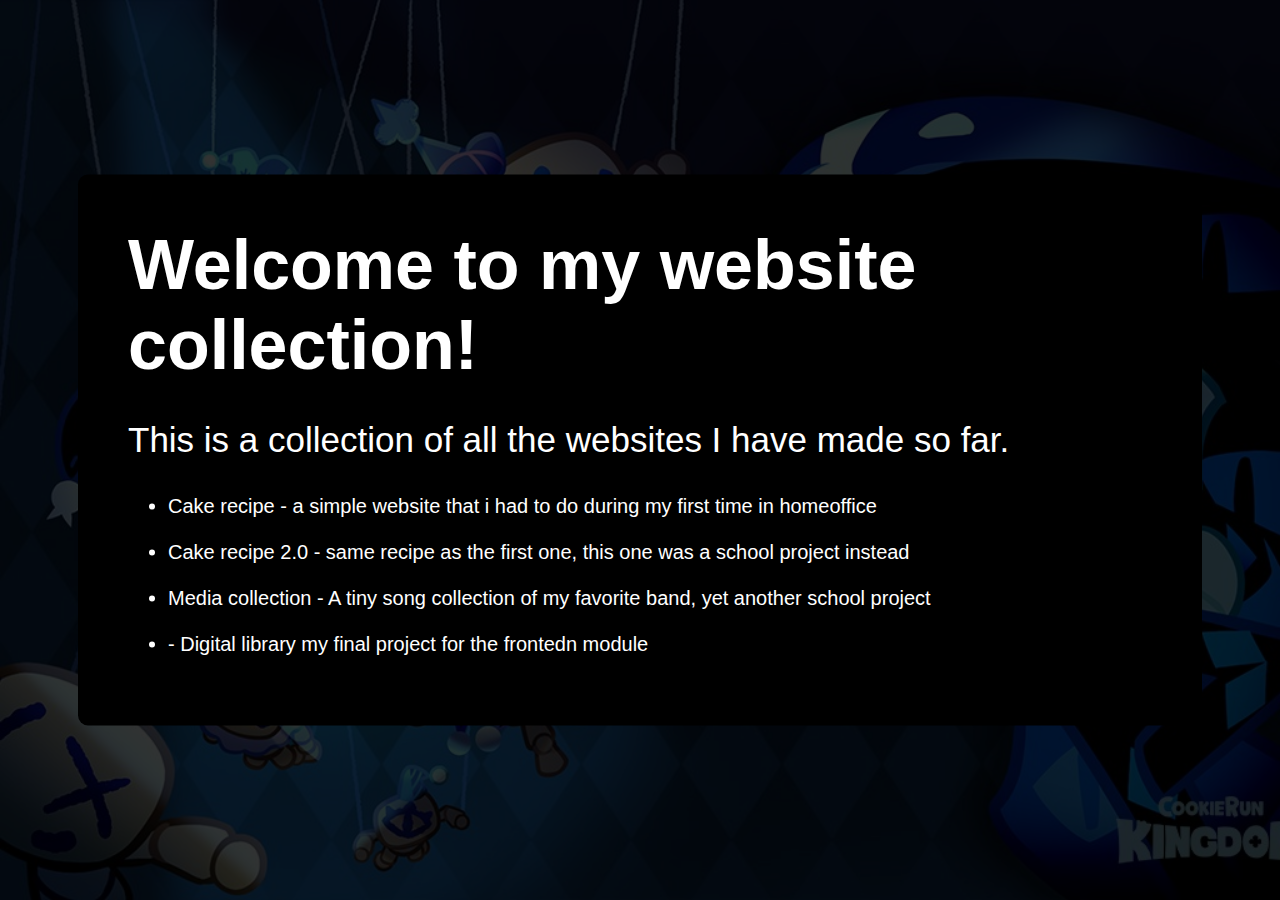
<file: index.html>
<!DOCTYPE html>
<html lang="en">
<head>
    <meta charset="UTF-8">
    <meta name="viewport" content="width=device-width, initial-scale=1.0">
    <title>My websites!</title>
    <link rel="stylesheet" href="stylesheet.css">
</head>
<body>
    <div class="background-wrapper"></div>
    <div class="content">
        <h1 class="title" id="title">Welcome to my website collection!</h1>
        <p class="intro" id="intro">This is a collection of all the websites I have made so far.</p>
        <ul class="websiteList" id=""websiteList>
            <li><a href="cake_recipe/">Cake recipe</a> - a simple website that i had to do during my first time in homeoffice</li><br>
            <li><a href="aufgabe1_rezept_Website/">Cake recipe 2.0</a> - same recipe as the first one, this one was a school project instead</li><br>
            <li><a href="aufgabe2_medienbibliothek/">Media collection</a> - A tiny song collection of my favorite band, yet another school project</li><br>
            <li><a href="frontendModul_Final/library_project/html/homepage.html"> - Digital library</a> my final project for the frontedn module</li>
        </ul>
    </div>
</body>
</html>
</file>
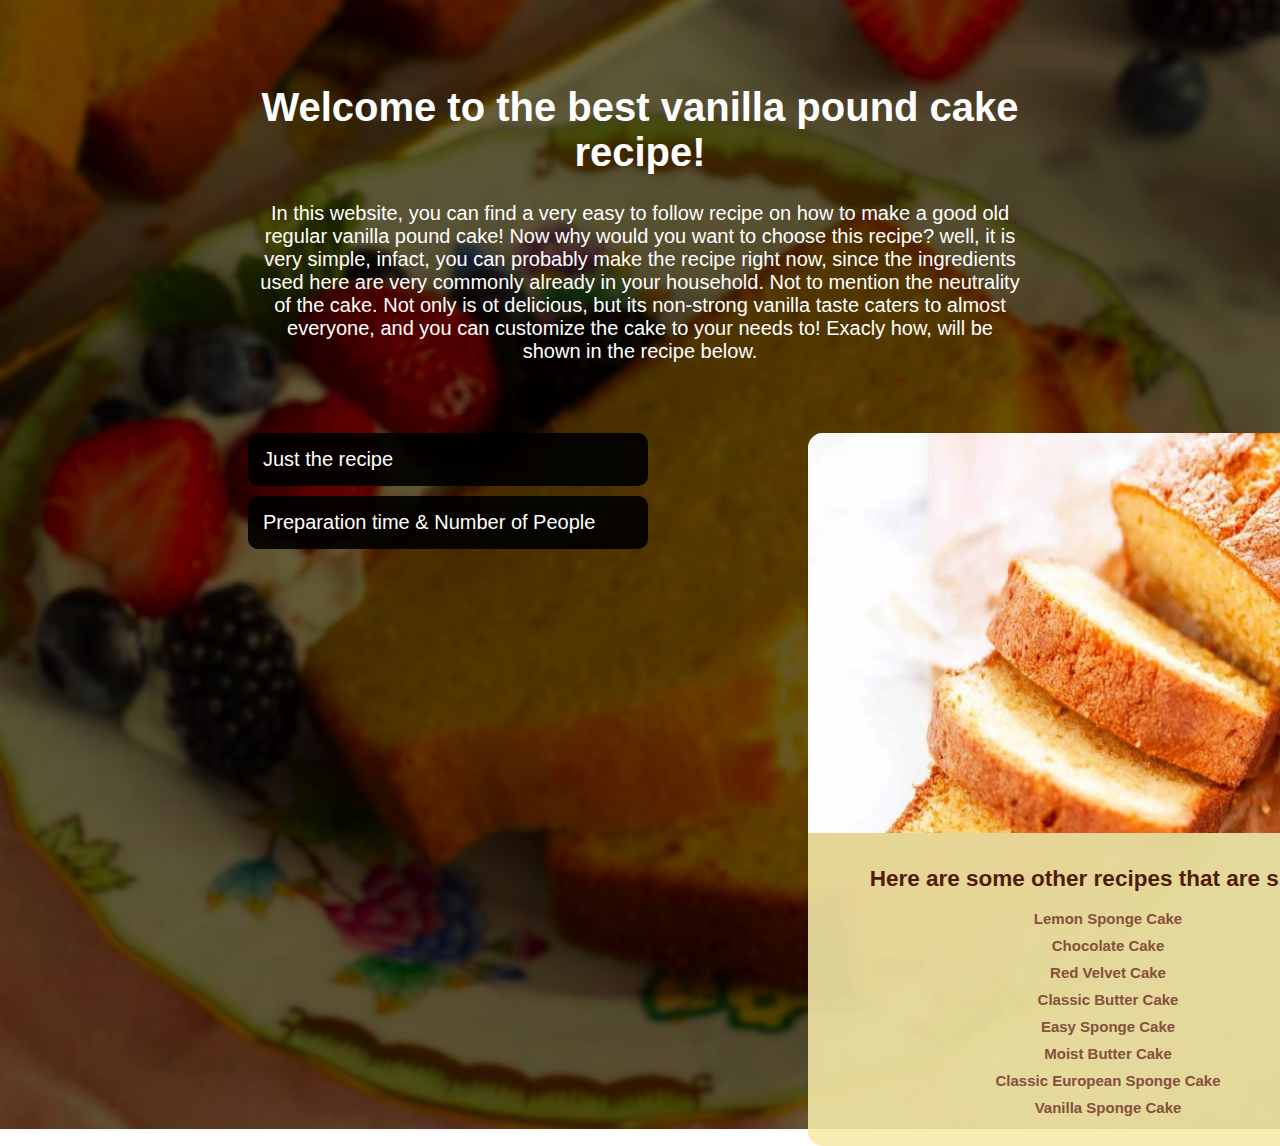
<file: aufgabe1_rezept_Website/recipe.html>
<!DOCTYPE html>
<html lang="en">
<head>
    <meta charset="UTF-8">
    <meta name="viewport" content="width=device-width, initial-scale=1.0">
    <title>Best cake</title>
    <link rel="stylesheet" href="css/style.css">
    <link rel="icon" href="img/cake.png">
</head>
<body>
    
<!--
    Rezept:
    - 125g butter -> 
    stir until peaks form
    - 3 eggs
    - 125g sugar
    - a pinch of salt -> 
    add and stir until mix becomes light
    - 1/2 tablespoon vanilla sugar
    - 1.5dl milk -> 
    add and mix
    - 150g flour
    - 1 tablespoon bakingpowder ->
    add and stir, then oure mix into prepareed cake form

    optional:
    - chocolate chips
    - almond slices

    preparation time: 20-30 minutes
    baking time: 25-30 minutes
-->

<div class="intro-heading">
    <h1>Welcome to the best vanilla pound cake recipe!</h1>
    <p>In this website, you can find a very easy to follow recipe on how to make
        a good old regular vanilla pound cake! Now why would you want to choose this recipe?
        well, it is very simple, infact, you can probably make the recipe right now, since the
        ingredients used here are very commonly already in your household. Not to mention the neutrality of the cake.
        Not only is ot delicious, but its non-strong vanilla taste caters to almost everyone, 
        and you can customize the cake to your needs to! Exacly how, will be shown in the recipe below.
    </p>
</div>

<div class="container-infos">
    <div class="recipe-content">
        <button type="button" class="collapsible">Just the recipe</button>
        <div class="content">
            <p>Step one:</p>
            <ul>
                <li><span style="color: rgb(255, 162, 0);">125g</span> Butter</li>
                <li>stir until peaks form</li>
            </ul> 
            <p>Step Two:</p>
            <ul>
                <li><span style="color: rgb(255, 162, 0);">3</span> eggs</li>
                <li><span style="color: rgb(255, 162, 0);">125g</span> sugar</li>
                <li><span style="color: rgb(255, 162, 0);">A pinch</span> of salt</li>
                <li>Add and stir until the mixture becomes light</li>
            </ul>
            <p>Step Three:</p>
            <ul>
                <li><span style="color: rgb(255, 162, 0);">1/2 tablespoon</span> vanilla sugar</li>
                <li><span style="color: rgb(255, 162, 0);">1.5dl</span> milk</li>
                <li>Add and mix</li>
            </ul>
            <p>Step Four:</p>
            <ul>
                <li><span style="color: rgb(255, 162, 0);">150g</span> flour</li>
                <li><span style="color: rgb(255, 162, 0);">1 tablespoon</span> bakingpowder</li>
                <li>Add and stir, then pour the mix into a prepared cake form</li>
            </ul>
            <p>Step five:</p>
            <ul>
                <li>Put the mix in the oven, bake it at <span style="color: rgb(242, 0, 255);">180°</span></li>
                <li>Wait <span style="color: rgb(164, 230, 72);">20-30 Minutes</span>, check on the cake regularly</li>
            </ul>
            <p>Optional additions:</p>
            <ul>
                <li>Chocolate chips</li>
                <li>Almond slices</li>
            </ul>
        </div>
        <button type="button" class="collapsible-2">Preparation time & Number of People</button>
        <div class="content-2">
           <p>Preparation Time in full: about <b>1 hour</b></p>
           <ul>
            <li>Preparing the mix: <span style="color: rgb(164, 230, 72);"><b>20 - 30 min</b></span></li>
            <li>Baking the cake: <span style="color: rgb(164, 230, 72);"><b>20 - 30 min</b></span></li>
           </ul>
           <p>The cake is made for around <b>4 people</b></p>
        </div>
    </div>
    <div class="other-recipes">
        <img class="cakepic1-image" src="img/cakepic1.png" alt="Vanilla pound cake">
        <h2 class="other-recipes-header">Here are some other recipes that are similar!</h2>
        <ul>
            <li><a href="https://www.bbcgoodfood.com/recipes/lemon-drizzle-cake">Lemon Sponge Cake</a></li>
            <li><a href="https://www.bbcgoodfood.com/recipes/chocolate-cake">Chocolate Cake</a></li>
            <li><a href="https://www.bbcgoodfood.com/recipes/red-velvet-cake">Red Velvet Cake</a></li>
            <li><a href="https://www.allrecipes.com/recipe/7460/butter-cake/">Classic Butter Cake</a></li>
            <li><a href="https://natashaskitchen.com/easy-sponge-cake-genoise/">Easy Sponge Cake</a></li>
            <li><a href="https://cakesbymk.com/recipe/classic-butter-cake/">Moist Butter Cake</a></li>
            <li><a href="https://www.allrecipes.com/recipe/246765/moms-sponge-cake/">Classic European Sponge Cake</a></li>
            <li><a href="https://www.thedinnerbite.com/easy-vanilla-sponge-cake-recipe/">Vanilla Sponge Cake</a></li>
        </ul>
    </div>
</div>



<script src="js/collaps.js"></script>
</body>
</html>
</file>
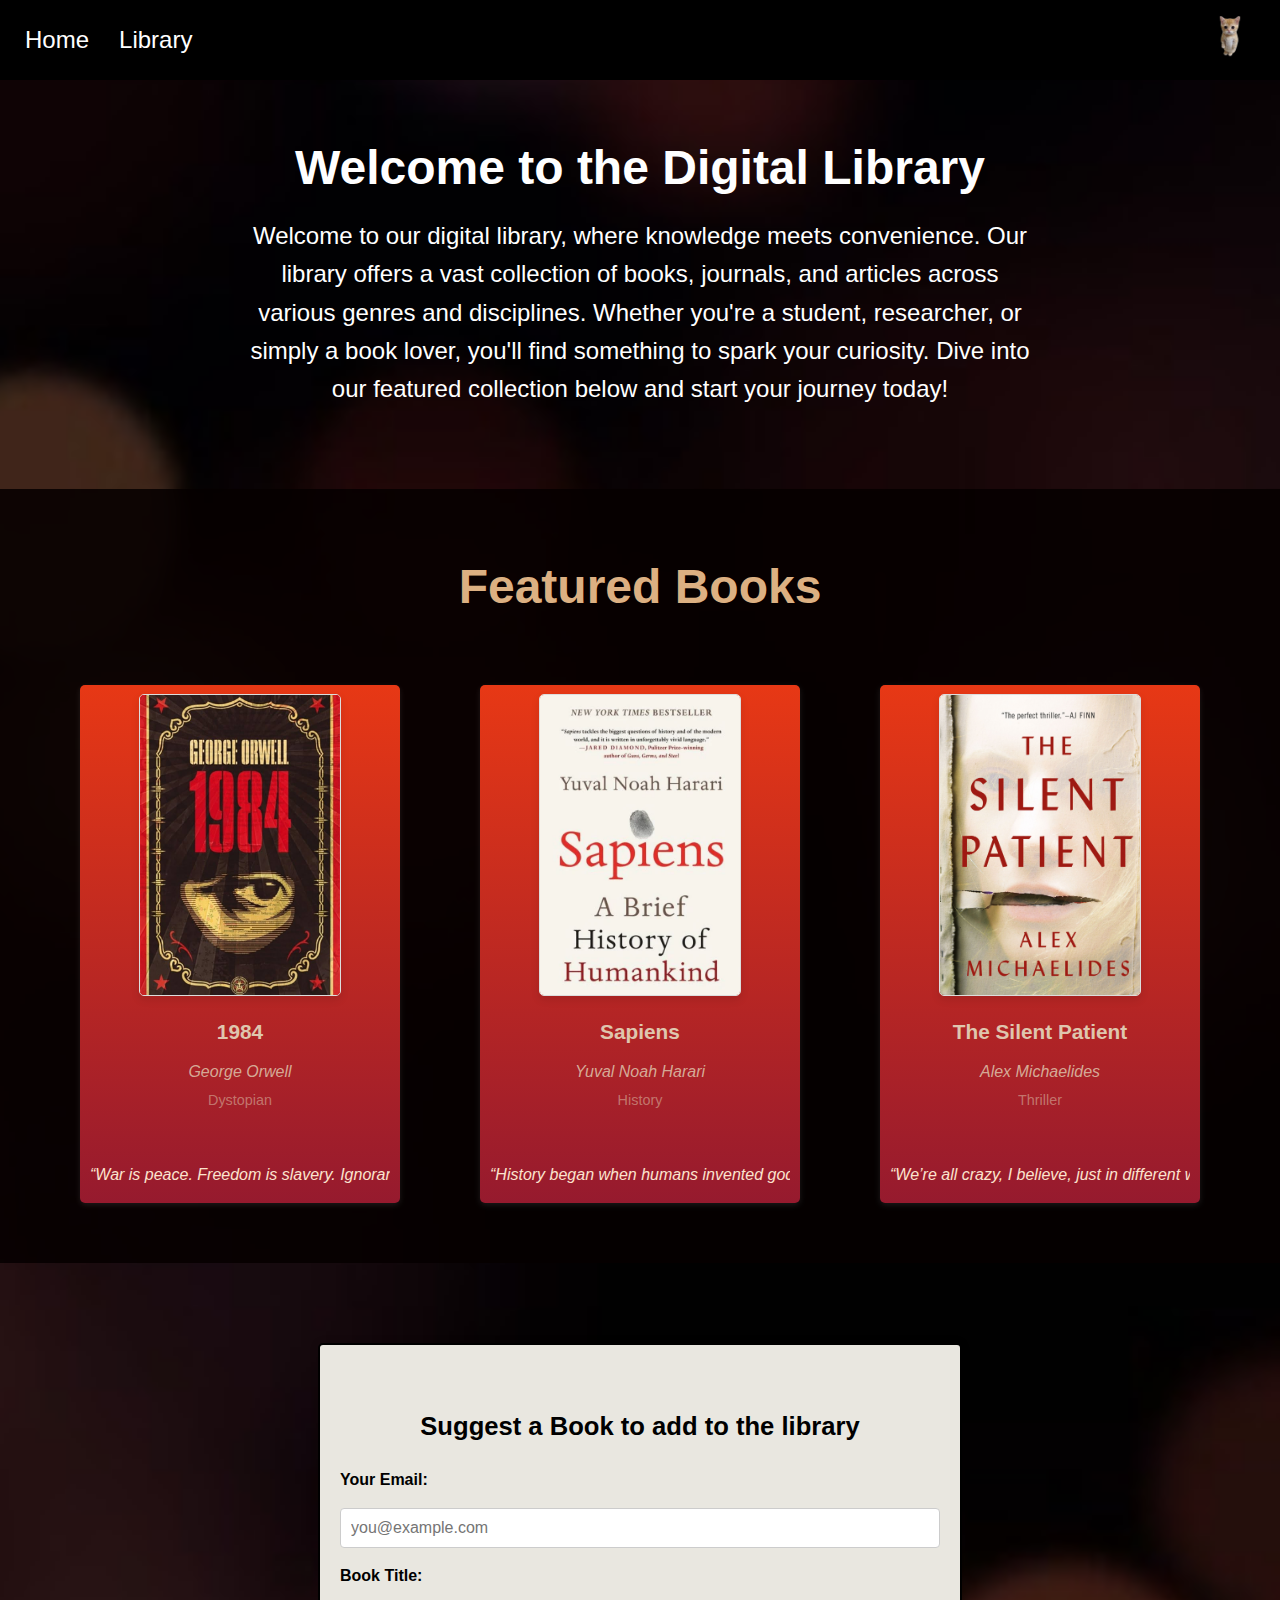
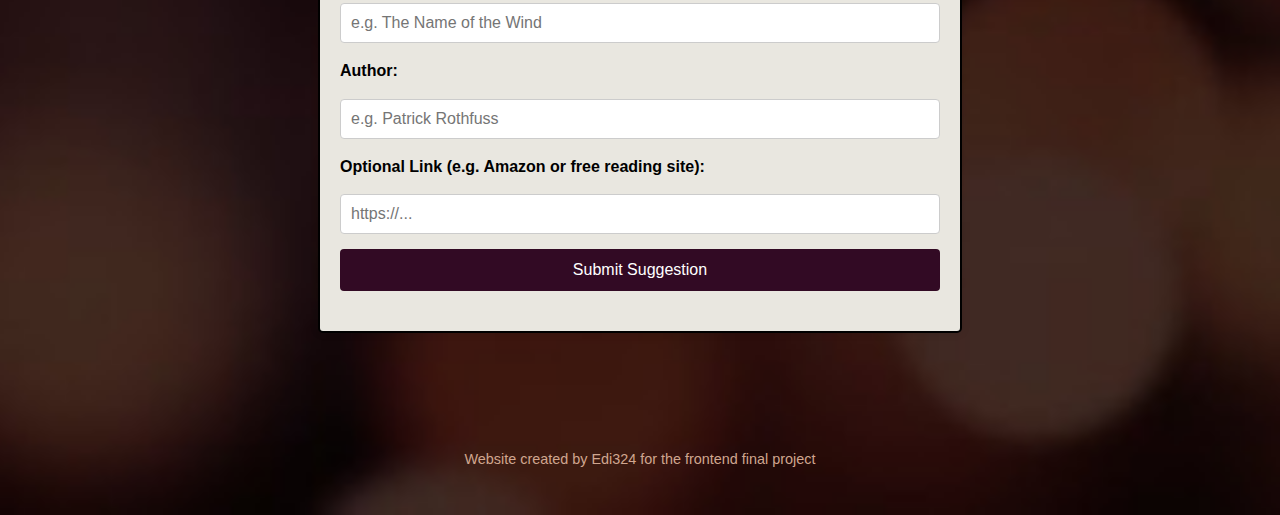
<file: frontendModul_Final/library_project/html/homepage.html>
<!DOCTYPE html>
<html lang="en">
<head>
    <meta charset="UTF-8">
    <meta name="viewport" content="width=device-width, initial-scale=1.0">
    <title>Simple Digital Library</title>
    <link rel="stylesheet" href="../css/homepage.css" />
    <link rel="stylesheet" href="https://cdnjs.cloudflare.com/ajax/libs/font-awesome/6.0.0/css/all.min.css" />
</head>
<body>
    <nav>
        <div class="nav-links">
          <a href="#">Home</a>
          <a href="library.html">Library</a>
        </div>
        <div class="nav-logo">
          <img src="../images/kitty.png" alt="Site Logo" id="logoClick">
        </div>
      </nav>

    <!-- Intro -->
    <section class="intro">
        <h1>Welcome to the Digital Library</h1>
        <p>
            Welcome to our digital library, where knowledge meets convenience. 
            Our library offers a vast collection of books, journals, and articles 
            across various genres and disciplines. Whether you're a student, researcher, 
            or simply a book lover, you'll find something to spark your curiosity. 
            Dive into our featured collection below and start your journey today!
        </p>
    </section>


    <!-- Featured Books -->
    <section class="featured-books">
    <h2 class="featured-title">Featured Books</h2>
    <div class="book-list">
        <!-- Featured Book 1 -->
        <a href="https://archive.org/details/GeorgeOrwells1984" target="_blank" class="book-card">
          <div class="book-cover">
            <img src="../images/1984.png" alt="1984 Cover">
          </div>
          <div class="book-info">
            <h3>1984</h3>
            <p class="author">George Orwell</p>
            <p class="genre">Dystopian</p>
          </div>

            <!-- Scrolling Quote Banner -->
        <div class="book-quote-marquee">
            <span>
                “War is peace. Freedom is slavery. Ignorance is strength.” &nbsp;&nbsp;&nbsp;&nbsp;
                “Big Brother is Watching You.” &nbsp;&nbsp;&nbsp;&nbsp;
                “If you want a picture of the future, imagine a boot stamping on a human face- forever.” &nbsp;&nbsp;&nbsp;&nbsp;

                “War is peace. Freedom is slavery. Ignorance is strength.” &nbsp;&nbsp;&nbsp;&nbsp;
                “Big Brother is Watching You.” &nbsp;&nbsp;&nbsp;&nbsp;
                “If you want a picture of the future, imagine a boot stamping on a human face- forever.”
                
              </span>
        </div>
        </a>
      
        <!-- Featured Book 2 -->
        <a href="https://archive.org/details/sapiens_202112" target="_blank" class="book-card">
          <div class="book-cover">
            <img src="../images/sapiens.png" alt="Sapiens Cover">
          </div>
          <div class="book-info">
            <h3>Sapiens</h3>
            <p class="author">Yuval Noah Harari</p>
            <p class="genre">History</p>
          </div>

          <div class="book-quote-marquee">
            <span>
                “History began when humans invented gods, and will end when humans become gods.” &nbsp;&nbsp;&nbsp;&nbsp;
                “You could never convince a monkey to give you a banana by promising him limitless bananas after death in monkey heaven.” &nbsp;&nbsp;&nbsp;&nbsp;
                “Culture tends to argue that it forbids only that which is unnatural.” &nbsp;&nbsp;&nbsp;&nbsp;

                “History began when humans invented gods, and will end when humans become gods.” &nbsp;&nbsp;&nbsp;&nbsp;
                “You could never convince a monkey to give you a banana by promising him limitless bananas after death in monkey heaven.” &nbsp;&nbsp;&nbsp;&nbsp;
                “Culture tends to argue that it forbids only that which is unnatural.”
                
              </span>
        </div>
        </a>
      
        <!-- Featured Book 3 -->
        <a href="https://novel122.com/246411-the-silent-patient.html" target="_blank" class="book-card">
          <div class="book-cover">
            <img src="../images/patient.png" alt="The Silent Patient Cover">
          </div>
          <div class="book-info">
            <h3>The Silent Patient</h3>
            <p class="author">Alex Michaelides</p>
            <p class="genre">Thriller</p>
          </div>

          <div class="book-quote-marquee">
            <span>
                “We’re all crazy, I believe, just in different ways.” &nbsp;&nbsp;&nbsp;&nbsp;
                “Alicia Berenson was thirty-three years old when she killed her husband.” &nbsp;&nbsp;&nbsp;&nbsp;
                “Sometimes it's only in silence that we can truly hear.” &nbsp;&nbsp;&nbsp;&nbsp;

                “We’re all crazy, I believe, just in different ways.” &nbsp;&nbsp;&nbsp;&nbsp;
                “Alicia Berenson was thirty-three years old when she killed her husband.” &nbsp;&nbsp;&nbsp;&nbsp;
                “Sometimes it's only in silence that we can truly hear.”

              </span>
        </div>
        </a>
      </div>
      

    </section>



    <section class="suggest-book">
        <h2>Suggest a Book to add to the library</h2>
        <form action="https://formsubmit.co/sylejmaniediona@gmail.com" method="POST">
          <label for="email">Your Email:</label>
          <input type="email" name="email" id="email" required placeholder="you@example.com" />
      
          <label for="title">Book Title:</label>
          <input type="text" name="title" id="title" required placeholder="e.g. The Name of the Wind" />
      
          <label for="author">Author:</label>
          <input type="text" name="author" id="author" required placeholder="e.g. Patrick Rothfuss" />
      
          <label for="link">Optional Link (e.g. Amazon or free reading site):</label>
          <input type="url" name="link" id="link" placeholder="https://..." />
      
          <button type="submit">Submit Suggestion</button>
        </form>
      </section>
      



      <footer class="site-footer">
        <p>Website created by Edi324 for the frontend final project</p>
      </footer>

      <script src="../javaScript/homepage.js"></script>
</body>
</html>
</file>
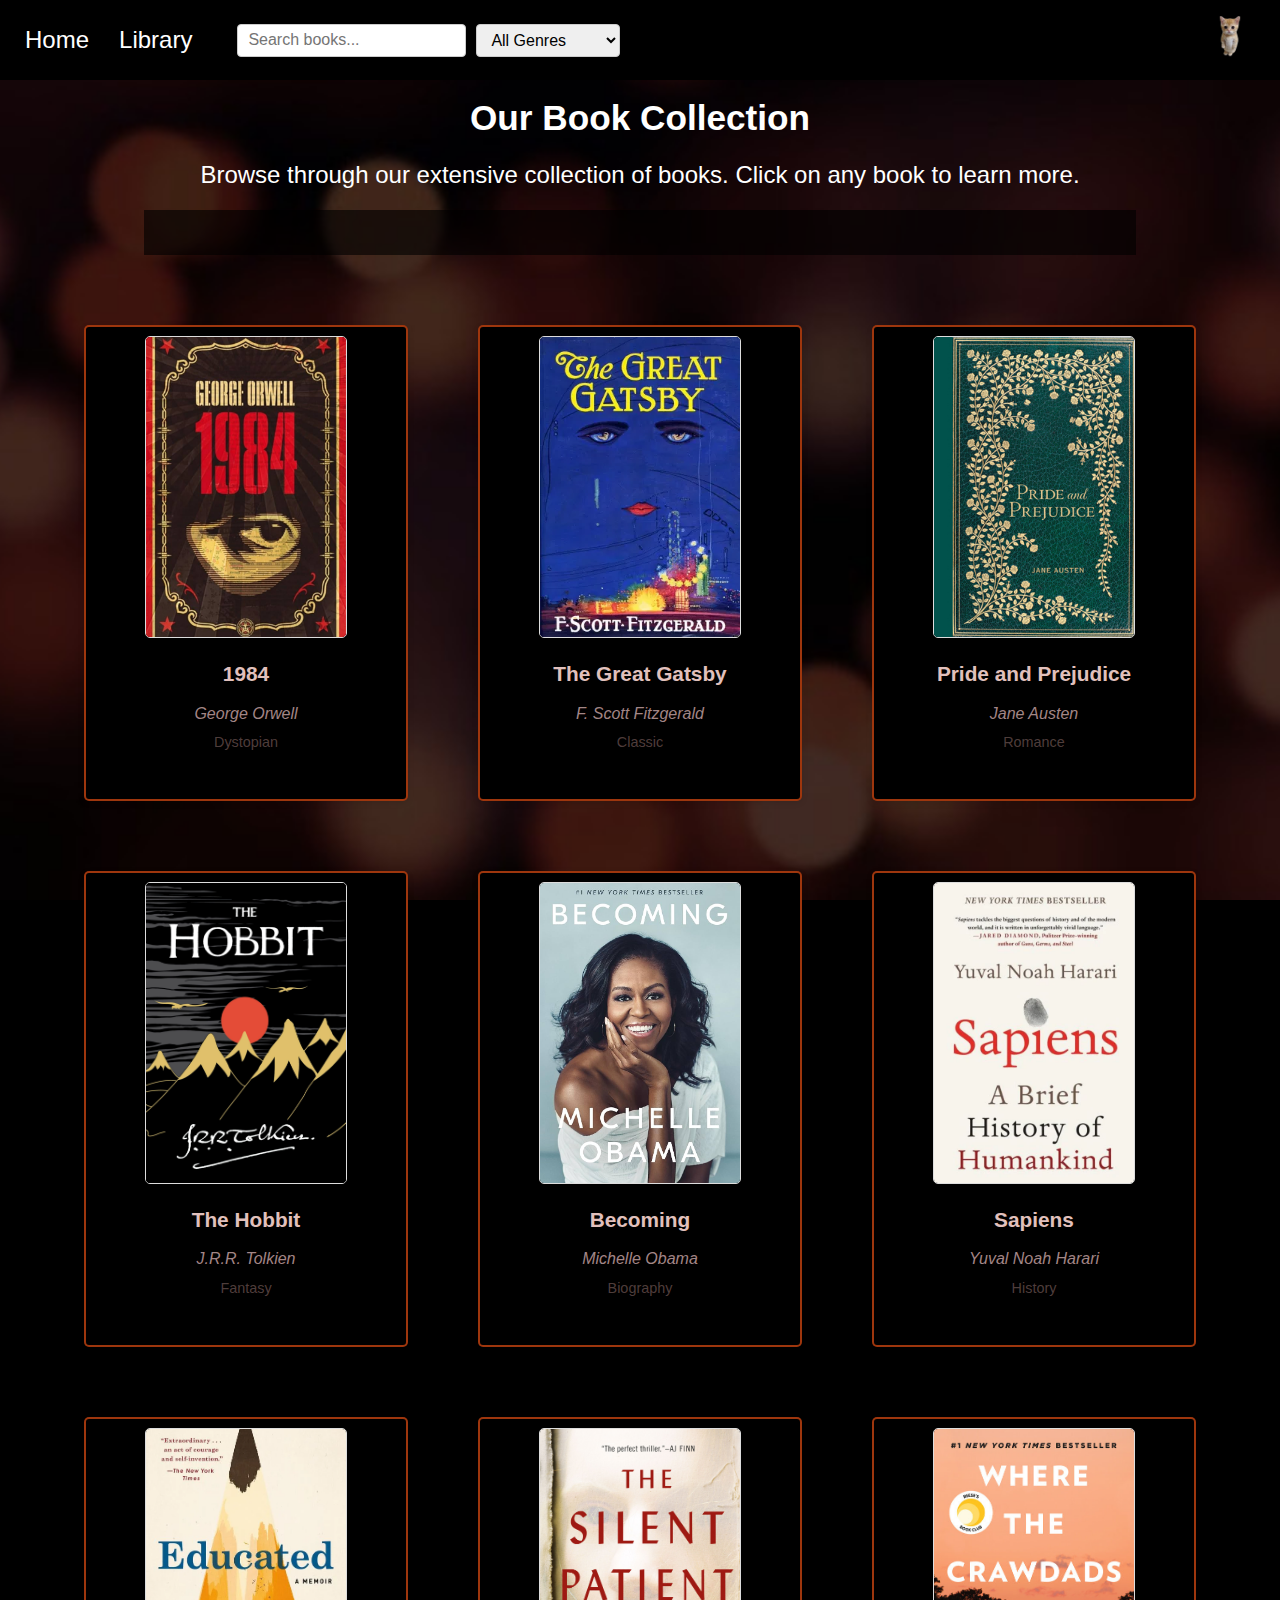
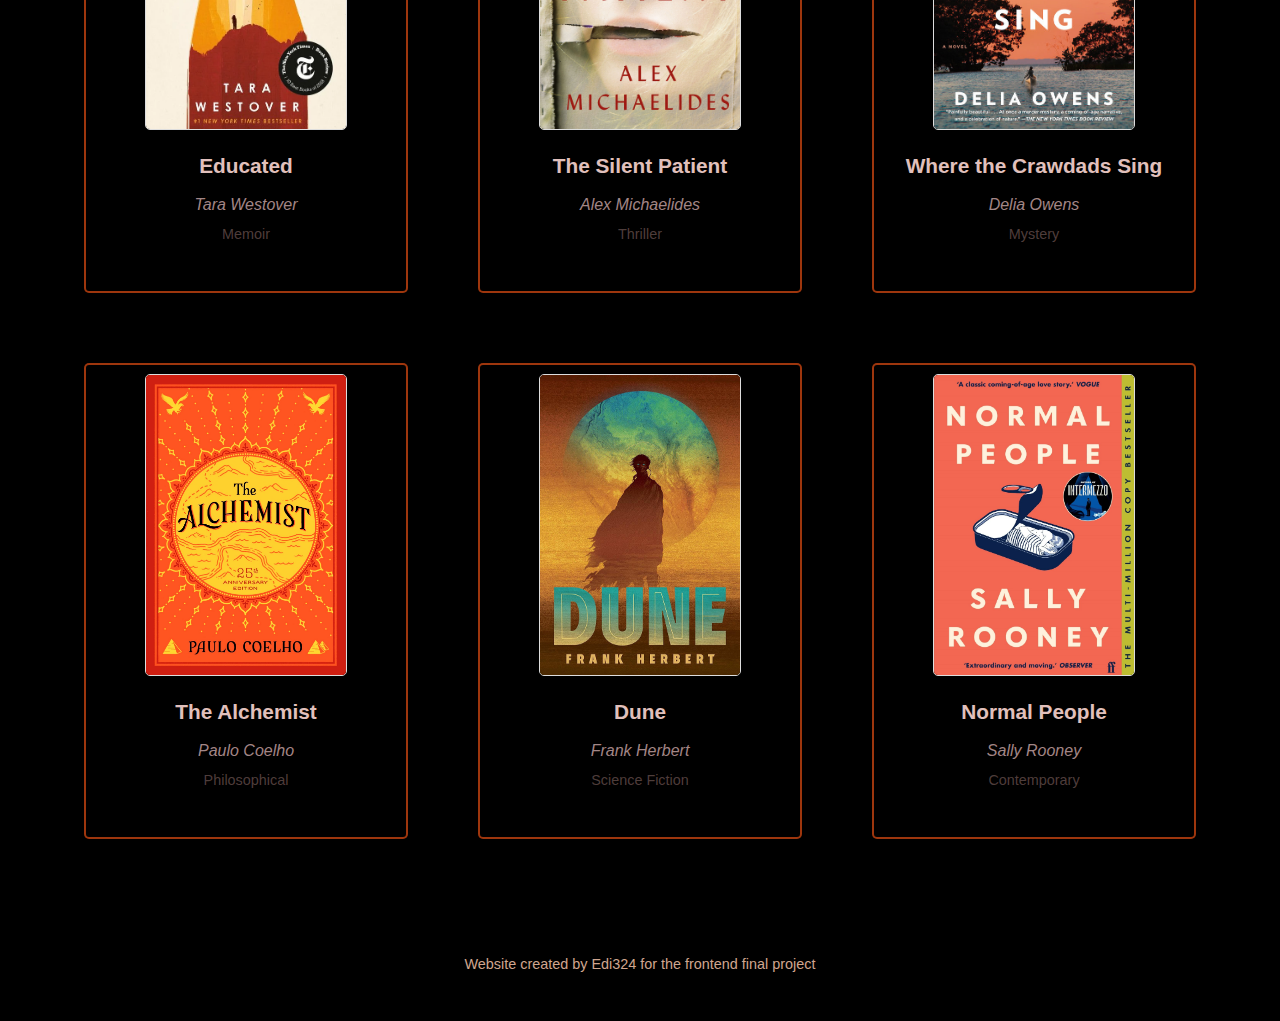
<file: frontendModul_Final/library_project/html/library.html>
<!DOCTYPE html>
<html lang="en">
<head>
  <meta charset="UTF-8" />
  <meta name="viewport" content="width=device-width, initial-scale=1.0"/>
  <title>Digital Library - Book Collection</title>
  <link rel="stylesheet" href="../css/library.css"/>
  <link rel="stylesheet" href="https://cdnjs.cloudflare.com/ajax/libs/font-awesome/6.0.0/css/all.min.css"/>
</head>
<body>
  <!-- Navbar -->
  <nav style="text-align: left;">
    <a href="homepage.html">Home</a>
    <a href="library.html">Library</a>
    <div class="nav-filters">
      <input type="text" id="search" placeholder="Search books..." />
      <select id="genre-filter">
        <option value="">All Genres</option>
        <option value="dystopian">Dystopian</option>
        <option value="classic">Classic</option>
        <option value="romance">Romance</option>
        <option value="fantasy">Fantasy</option>
        <option value="biography">Biography</option>
        <option value="history">History</option>
        <option value="memoir">Memoir</option>
        <option value="thriller">Thriller</option>
        <option value="mystery">Mystery</option>
        <option value="philosophical">Philosophical</option>
        <option value="contemporary">Contemporary</option>

      </select>
    </div>
    <div class="nav-logo">
        <img src="../images/kitty.png" alt="Site Logo" id="logoClick">
      </div>
  </nav>

  <!-- Library Header -->
  <section class="library-header">
    <h1>Our Book Collection</h1>
    <p>Browse through our extensive collection of books. Click on any book to learn more.</p>
  
    <!-- Scrolling Quotes Banner -->
    <div class="library-quote-marquee">
      <span>
        “War is peace. Freedom is slavery. Ignorance is strength.” – George Orwell &nbsp;&nbsp;&nbsp;&nbsp;
        “A reader lives a thousand lives before he dies.” – George R.R. Martin &nbsp;&nbsp;&nbsp;&nbsp;
        “You could never convince a monkey to give you a banana by promising him limitless bananas after death in monkey heaven.” – Yuval Noah Harari &nbsp;&nbsp;&nbsp;&nbsp;
        “Sometimes it's only in silence that we can truly hear.” – Alex Michaelides &nbsp;&nbsp;&nbsp;&nbsp;
        “The mystery of life isn't a problem to solve, but a reality to experience.” – Frank Herbert
      </span>
    </div>
  </section>
  

 <!-- Book Library -->
<section class="book-library">
    <div class="book-grid">
        <!-- Book 1 -->
        <a href="https://archive.org/details/GeorgeOrwells1984" target="_blank" class="book-card">
          <div class="book-cover">
            <img src="../images/1984.png" alt="1984" />
          </div>
          <div class="book-info">
            <h3>1984</h3>
            <p class="author">George Orwell</p>
            <p class="genre">Dystopian</p>
          </div>
        </a>
      
        <!-- Book 2 -->
        <a href="https://www.gutenberg.org/ebooks/64317" target="_blank" class="book-card">
          <div class="book-cover">
            <img src="../images/gatsby.png" alt="The Great Gatsby" />
          </div>
          <div class="book-info">
            <h3>The Great Gatsby</h3>
            <p class="author">F. Scott Fitzgerald</p>
            <p class="genre">Classic</p>
          </div>
        </a>
      
        <!-- Book 3 -->
        <a href="https://www.gutenberg.org/ebooks/1342" target="_blank" class="book-card">
          <div class="book-cover">
            <img src="../images/pride.png" alt="Pride and Prejudice" />
          </div>
          <div class="book-info">
            <h3>Pride and Prejudice</h3>
            <p class="author">Jane Austen</p>
            <p class="genre">Romance</p>
          </div>
        </a>
      
        <!-- Book 4 -->
        <a href="https://archive.org/details/hobbit_202201" target="_blank" class="book-card">
          <div class="book-cover">
            <img src="../images/hobbit.png" alt="The Hobbit" />
          </div>
          <div class="book-info">
            <h3>The Hobbit</h3>
            <p class="author">J.R.R. Tolkien</p>
            <p class="genre">Fantasy</p>
          </div>
        </a>
      
        <!-- Book 5 -->
        <a href="https://www.amazon.com/Becoming-Michelle-Obama/dp/1524763136" target="_blank" class="book-card">
          <div class="book-cover">
            <img src="../images/becoming.png" alt="Becoming" />
          </div>
          <div class="book-info">
            <h3>Becoming</h3>
            <p class="author">Michelle Obama</p>
            <p class="genre">Biography</p>
          </div>
        </a>
      
        <!-- Book 6 -->
        <a href="https://archive.org/details/sapiens_202112" target="_blank" class="book-card">
          <div class="book-cover">
            <img src="../images/sapiens.png" alt="Sapiens" />
          </div>
          <div class="book-info">
            <h3>Sapiens</h3>
            <p class="author">Yuval Noah Harari</p>
            <p class="genre">History</p>
          </div>
        </a>
      
        <!-- Book 7 -->
        <a href="https://archive.org/details/westover-tara-educated-2018-random-house-publishing-group" target="_blank" class="book-card">
          <div class="book-cover">
            <img src="../images/educated.png" alt="Educated" />
          </div>
          <div class="book-info">
            <h3>Educated</h3>
            <p class="author">Tara Westover</p>
            <p class="genre">Memoir</p>
          </div>
        </a>
      
        <!-- Book 8 -->
        <a href="https://novel122.com/246411-the-silent-patient.html" target="_blank" class="book-card">
          <div class="book-cover">
            <img src="../images/patient.png" alt="The Silent Patient" />
          </div>
          <div class="book-info">
            <h3>The Silent Patient</h3>
            <p class="author">Alex Michaelides</p>
            <p class="genre">Thriller</p>
          </div>
        </a>
      
        <!-- Book 9 -->
        <a href="https://archive.org/details/wherethecrawdadssing" target="_blank" class="book-card">
          <div class="book-cover">
            <img src="../images/crawdads.png" alt="Where the Crawdads Sing" />
          </div>
          <div class="book-info">
            <h3>Where the Crawdads Sing</h3>
            <p class="author">Delia Owens</p>
            <p class="genre">Mystery</p>
          </div>
        </a>
      
        <!-- Book 10 -->
        <a href="https://archive.org/details/alchemist0000coel" target="_blank" class="book-card">
          <div class="book-cover">
            <img src="../images/alchemist.png" alt="The Alchemist" />
          </div>
          <div class="book-info">
            <h3>The Alchemist</h3>
            <p class="author">Paulo Coelho</p>
            <p class="genre">Philosophical</p>
          </div>
        </a>
      
        <!-- Book 11 -->
        <a href="https://archive.org/details/dune00herb" target="_blank" class="book-card">
          <div class="book-cover">
            <img src="../images/dune.png" alt="Dune" />
          </div>
          <div class="book-info">
            <h3>Dune</h3>
            <p class="author">Frank Herbert</p>
            <p class="genre">Science Fiction</p>
          </div>
        </a>
      
        <!-- Book 12 -->
        <a href="https://thefreebooksonline2.com/romance/Normal_People/" target="_blank" class="book-card">
          <div class="book-cover">
            <img src="../images/people.png" alt="Normal People" />
          </div>
          <div class="book-info">
            <h3>Normal People</h3>
            <p class="author">Sally Rooney</p>
            <p class="genre">Contemporary</p>
          </div>
        </a>
     </div>
      
      
  
      <!-- end of library -->
    </div>
</section>
  


<div class="background-bubbles">
    <span></span><span></span><span></span><span></span><span></span>
    <span></span><span></span><span></span><span></span><span></span>
  </div>



  <footer class="site-footer">
    <p>Website created by Edi324 for the frontend final project</p>
  </footer>

  <script src="../javaScript/library.js"></script>
</body>
</html>
</file>
<file: aufgabe1_rezept_Website/css/style.css>
body {
    background-image: url('../img/cakeBg_1.jpg');
    background-repeat: no-repeat; /* Prevents the image from repeating */
    background-attachment: fixed; /* Keeps the image fixed while scrolling */
    background-size: cover; /* makes sure that the image covers the whole page */
    font-family: Arial, sans-serif;
}

.intro-heading {
    text-align: center;
    color: white;
    padding-left: 250px;
    padding-right: 250px;
    padding-top: 50px;
    font-size: 20px;
}

h1 { 
    text-align: center;
}

.container-infos {
    display: flex;
    justify-content: space-between;
    padding: 50px 100px; /* Adjust padding as needed */
}

/* Style the button that is used to open and close the collapsible content */
.collapsible, .collapsible-2 {
    background-color: rgba(0, 0, 0, 0.912);
    color: #ffffff;
    cursor: pointer;
    padding: 15px;
    width: 400px;
    border: none;
    text-align: left;
    outline: none;
    font-size: 20px;
    margin-left: 140px;
    border-radius: 10px;
}

/* Adjust the margin-top for the second collapsible button */
.collapsible-2 {
    margin-top: 10px;
}

/* Add a background color to the button if it is clicked on (add the .active class with JS), and when you move the mouse over it (hover) */
.active, .collapsible:hover, .collapsible-2:hover {
    background-color: rgba(0, 0, 0, 0.912);
}

/* Style the collapsible content. Note: hidden by default */
.content, .content-2 {
    padding: 0 18px;
    background-color: rgba(18, 8, 6, 0.637);
    width: 364px;
    max-height: 0;
    overflow: hidden;
    transition: max-height 0.2s ease-out;
    margin-left: 140px;
    color: rgb(238, 225, 174);
    border-radius: 10px;
}

.cakepic1-image {
    width: 600px;
    height: 400px;
    border-radius: 15px 15px 0 0;
}

.other-recipes {
    font-size: 15px;
    color: rgb(82, 28, 12);
    text-align: center;
    margin-left: 803px;
    background: rgba(246, 235, 169, 0.888);
    width: 600px;
    padding-top: 0px;
    padding-bottom: 15px;
    border-radius: 15px;
    position: absolute; /* Position absolute to fix in place */
    margin-left: 700px; 
}

.other-recipes ul {
    list-style-type: none;
    padding: 0;
}

.other-recipes li {
    margin: 10px 0;
}

.other-recipes a {
    color: rgb(135, 79, 62);
    text-decoration: none;
    font-weight: bold;
}

.other-recipes a:hover {
    text-decoration: underline;
}

h2 {
    margin-top: 0px;
}

.other-recipes-header {
   margin-top: 30px;
}
</file>
<file: frontendModul_Final/library_project/css/homepage.css>
body {
    font-family: Arial, sans-serif;
    margin: 0;
    padding: 0;
    background-image: url('../images/background.jpg');
    background-size: cover;
    background-position: center;
    background-repeat: no-repeat;
    line-height: 1.6;
    padding-top: 60px;
  }
  
  /* Navbar ---------------------------------- */
  nav {
    position: fixed;
    top: 0;
    left: 0;
    width: 100%;
    background-color: #000000;
    padding: 10px; /* same as library */
    display: flex;
    align-items: center;
    min-height: 60px;
    z-index: 1000;
  }
  
  
  .nav-links {
    display: flex;
    gap: 30px;
    margin-left: 15px;
  }
  
  .nav-links a {
    color: #fff;
    text-decoration: none;
    font-size: 1.5em;
  }
  
  .nav-logo {
    position: absolute;
    right: 50px;
    top: 50%;
    transform: translateY(-50%);
  }
  
  .nav-logo img {
    height: 40px;
    width: auto;
    cursor: pointer;
    transition: transform 0.3s ease;
  }

  .nav-logo img:hover {
    transform: scale(1.2); /* makes it 20% bigger */
  }
  
  /* Intro Section --------------------------------------------- */
  .intro {
    text-align: center;
    padding: 20px;
    background-color: transparent;
    margin: 50px;
    color: white;
  }
  
  .intro h1 {
    margin: 0;
    font-size: 3em;
  }
  
  .intro p {
    margin: 10px 0 0;
    font-size: 1.5em;
    max-width: 800px;
    margin: 10px auto;
    text-align: center;
  }

  
  /* Featured Books Section ------------------------------------------------- */
  .featured-books {
    text-align: center;
    padding: 20px;
    background-color: rgba(6, 0, 0, 0.87);
    color: rgb(220, 176, 130);
  }
  
  .featured-books h2 {
    font-size: 3em;
    margin-bottom: 20px;
    text-align: center;
  }
  
  .book-list {
    display: flex;
    justify-content: center;
    gap: 40px;
    flex-wrap: wrap;
    padding: 20px 0;
  }
  
  
  .book-card {
    width: 300px;
    background: linear-gradient(to bottom, #e73815, #961a2e);
    border-radius: 5px;
    display: flex;
    flex-direction: column;
    align-items: center;
    text-decoration: none;
    margin: 20px;
    padding: 10px;
    transition: transform 0.3s ease, box-shadow 0.3s ease;
    box-shadow: 0 2px 6px rgba(255, 254, 253, 0.1);
  }
  
  .book-card:hover {
    transform: translateY(-5px);
    box-shadow: 0 6px 12px linear-gradient(to bottom, #e73815, #961a2e);;
  }
  
  .book-card .book-cover {
    height: 300px;
    display: flex;
    justify-content: center;
    align-items: center;
  }
  
  .book-card .book-cover img {
    width: 200px;
    height: 300px;
    object-fit: cover;
    border-radius: 5px;
    border: 1px solid #ddd;
    box-shadow: 0 4px 8px rgba(0, 0, 0, 0.1);
  }
  
  .book-card .book-info {
    padding: 20px;
    text-align: center;
  }
  
  .book-card .book-info h3 {
    margin: 0 0 10px;
    font-size: 1.3em;
    color: #dfc6ae;
  }
  
  .book-card .book-info .author {
    margin: 0 0 5px;
    color: #dfc6aed6;
    font-style: italic;
  }
  
  .book-card .book-info .genre {
    margin: 0 0 15px;
    color: #dfc6ae85;
    font-size: 0.9em;
  }
  


  .suggest-book {
    background-color: #e9e7e0;
    padding: 40px 20px;
    margin: 80px 20px 80px; /* Adds bottom margin */
    border-radius: 5px;
    box-shadow: 0 0 10px rgba(0,0,0,0.1);
    max-width: 600px;
    margin-left: auto;
    margin-right: auto;
    border: 2px solid black;
  }
  
  
  .suggest-book h2 {
    margin-bottom: 20px;
    text-align: center;
    font-size: 1.6em;
  }
  
  .suggest-book form {
    display: flex;
    flex-direction: column;
    gap: 15px;
  }
  
  .suggest-book label {
    font-weight: bold;
  }
  
  .suggest-book input {
    padding: 10px;
    border: 1px solid #ccc;
    border-radius: 4px;
    font-size: 1em;
  }
  
  .suggest-book button {
    padding: 12px;
    background-color: #320a24;
    color: #fff;
    font-size: 1em;
    border: none;
    border-radius: 4px;
    cursor: pointer;
  }
  
  .suggest-book button:hover {
    background-color: #661136;
    ;
  }



  .book-quote-marquee {
    overflow: hidden;
    white-space: nowrap;
    width: 100%;
    margin-top: 10px;
    border-radius: 3px;
    padding: 5px 0;
  }
  
  .book-quote-marquee span {
    display: inline-block;
    min-width: 200%; /* forces long scroll even if text is short */
    animation: scroll-left 50s linear infinite;
    font-style: italic;
    color: #fce3ce;
    font-size: 1em;
  }
  
  @keyframes scroll-left {
    0% {
      transform: translateX(0%);
    }
    100% {
      transform: translateX(-100%);
    }
  }


  .site-mark {
    position: fixed;
    top: 10px;
    left: 10px;
    font-size: 1.6em;
    z-index: 9999;
    opacity: 0.8;
    cursor: default;
    user-select: none;
    transition: transform 0.3s ease;
  }
  .site-mark:hover {
    transform: rotate(-5deg) scale(1.1);
  }


  
  .site-footer {
    text-align: center;
    color: #d0a68f;
    font-size: 0.9em;
    padding: 20px 10px 30px;
    background: transparent;
  }
</file>
<file: frontendModul_Final/library_project/css/library.css>
body {
    font-family: Arial, sans-serif;
    margin: 0;
    padding: 0;
    background-color: #000000;
    color: #333;
    line-height: 1.6;
    padding-top: 60px;
    background-image: url('../images/background.jpg');
    background-size: cover;
    background-position: center;
    background-repeat: no-repeat;
    background-attachment: fixed; /* Makes it stay in place */
  }
  
  
  nav {
    position: fixed;
    top: 0;
    left: 0;
    width: 100%;
    background-color: #000000;
    padding: 10px;
    text-align: left;
    z-index: 1000; /* Keeps it above other content */
    min-height: 60px; /* or adjust until they match visually */
    display: flex;
    align-items: center;
  }

  
  nav a {
    color: #fff;
    text-decoration: none;
    margin: 0 15px;
    font-size: 1.5em;
  }
  
  nav a:hover {
    text-decoration: underline;
  }
  
  /* Filters in Navbar */
  .nav-filters {
    display: inline-flex;
    gap: 10px;
    margin-left: 30px;
  }
  
  .nav-filters input,
  .nav-filters select {
    padding: 6px 10px;
    font-size: 1em;
    border-radius: 4px;
    border: 1px solid #ccc;
  }

  .nav-logo {
    position: absolute;
    right: 50px;
    top: 50%;
    transform: translateY(-50%);
  }
  
  .nav-logo img {
    height: 40px;
    width: auto;
    cursor: pointer;
    transition: transform 0.3s ease;
  }

  .nav-logo img:hover {
    transform: scale(1.2); /* makes it 20% bigger */
  }
  
  
  .library-header {
    text-align: center;
    padding: 30px 20px;
    background-color: transparent;
    margin: 0;
    border-radius: 0;
  }
  
  .library-header h1 {
    margin: 0;
    font-size: 2.2em;
    color: #ffffff;
  }
  
  .library-header p {
    margin: 10px 0 0;
    font-size: 1.5em;
    color: #ffffff;
  }
  
  .book-library {
    padding: 0 0 40px;
  }
  
  .book-grid {
    display: flex;
    flex-wrap: wrap;
    justify-content: center; 
    gap: 30px;
    padding: 20px;
  }
  
  .book-card {
    width: 300px;
    background: rgb(0, 0, 0);
    border-radius: 5px;
    position: relative;
    display: flex;
    flex-direction: column;
    align-items: center;
    text-decoration: none;
    margin: 20px;
    padding: 10px;
    transition: transform 0.3s ease, box-shadow 0.3s ease; /* enable smooth transform */
    box-shadow: 0 2px 6px rgba(0, 0, 0, 0.1);
    border: 2px solid #fe57159f;
  }
  
  .book-card:hover {
    transform: translateY(-5px); /* makes cards lift*/
    box-shadow: 0 6px 12px rgba(0, 0, 0, 0.15);
  }
  
  .book-cover {
    display: flex;
    justify-content: center;
    align-items: center;
    height: 300px;
  }
  
  .book-cover img {
    width: 200px;
    height: 300px;
    object-fit: cover;
    border-radius: 5px;
    border: 1px solid #ddd;
    box-shadow: 0 4px 8px rgba(0, 0, 0, 0.1);
  }
  
  .book-info {
    padding: 20px;
    flex-grow: 1;
    display: flex;
    flex-direction: column;
    text-align: center;
  }
  
  .book-info h3 {
    margin: 0 0 10px;
    font-size: 1.3em;
    color: #e1c0bc;
  }
  
  .book-info .author {
    margin: 0 0 5px;
    color: #e1bcbcba;
    font-style: italic;
  }
  
  .book-info .genre {
    margin: 0 0 15px;
    color: #c197926a;
    font-size: 0.9em;
  }
  
  /* Responsive */
  @media (max-width: 768px) {
    .book-grid {
      flex-direction: column;
      align-items: center;
    }
  
    .nav-filters {
      display: block;
      margin-top: 10px;
    }
  
    .nav-filters input,
    .nav-filters select {
      width: 100%;
      margin-top: 5px;
    }
  }




  .library-quote-marquee {
    overflow: hidden;
    white-space: nowrap;
    width: 80%;
    padding: 10px 0;
    margin-top: 15px;
    background-color: rgba(0, 0, 0, 0.611);
    margin-left: auto;
    margin-right: auto;
  }
  
  
  .library-quote-marquee span {
    display: inline-block;
    padding-left: 100%;
    animation: scroll-left-library 60s linear infinite;
    font-style: italic;
    color: #f09c8b;
    font-size: 1em;
  }
  
  @keyframes scroll-left-library {
    0% {
      transform: translateX(0%);
    }
    100% {
      transform: translateX(-100%);
    }
  }
  



  .background-bubbles {
    position: fixed;
    top: 0;
    left: 0;
    width: 100%;
    height: 100%;
    pointer-events: none;
    overflow: hidden;
    z-index: 0;
  }
  
  .background-bubbles span {
    position: absolute;
    display: block;
    bottom: -150px;
    width: 40px;
    height: 40px;
    background: radial-gradient(circle, rgba(181, 123, 90, 0.15), rgba(253, 21, 40, 0));
    border-radius: 50%;
    filter: blur(4px);
    animation: rise 18s linear infinite;
    opacity: 0.5;
  }
  
  .background-bubbles span:nth-child(1) {
    left: 5%;
    animation-delay: 0s;
    width: 20px;
    height: 20px;
  }
  .background-bubbles span:nth-child(2) {
    left: 15%;
    animation-delay: 3s;
    width: 30px;
    height: 30px;
  }
  .background-bubbles span:nth-child(3) {
    left: 25%;
    animation-delay: 5s;
  }
  .background-bubbles span:nth-child(4) {
    left: 40%;
    animation-delay: 1s;
    width: 60px;
    height: 60px;
    filter: blur(6px);
  }
  .background-bubbles span:nth-child(5) {
    left: 55%;
    animation-delay: 6s;
  }
  .background-bubbles span:nth-child(6) {
    left: 70%;
    animation-delay: 2s;
  }
  .background-bubbles span:nth-child(7) {
    left: 80%;
    animation-delay: 4s;
    width: 25px;
    height: 25px;
  }
  .background-bubbles span:nth-child(8) {
    left: 90%;
    animation-delay: 7s;
    width: 35px;
    height: 35px;
  }
  .background-bubbles span:nth-child(9) {
    left: 50%;
    animation-delay: 9s;
  }
  .background-bubbles span:nth-child(10) {
    left: 65%;
    animation-delay: 11s;
    width: 50px;
    height: 50px;
    filter: blur(3px);
  }
  
  @keyframes rise {
    0% {
      transform: translateY(0) scale(1);
      opacity: 0.4;
    }
    50% {
      opacity: 0.6;
    }
    100% {
      transform: translateY(-120vh) scale(1.3);
      opacity: 0;
    }
  }

  .site-footer {
    text-align: center;
    color: #d0a68f;
    font-size: 0.9em;
    padding: 20px 10px 30px;
    background: transparent;
  }
</file>
<file: stylesheet.css>
/* Reset margin and padding */
body, html {
    margin: 0;
    padding: 0;
    font-family: Arial, sans-serif;
    height: 100%;
    overflow: hidden; /* Disable scrolling */
}

/* Wrapper for the background image with filter */
.background-wrapper {
    position: fixed;
    width: 100%;
    height: 100%;
    background-image: url('shadowmilk.png');
    background-repeat: no-repeat;
    background-size: cover;
    filter: brightness(20%);
    z-index: -1;
}

/* Center the content container and align text to the left */
.content {
    position: absolute;
    top: 50%;
    left: 50%;
    transform: translate(-50%, -50%); /* Center the container */
    z-index: 1;
    font-size: 40px;
    background-color: rgb(0, 0, 0);
    padding: 70px;
    border-radius: 10px;
    width: 1500px;
    text-align: left; /* Align text to the left inside the container */
}

.title {
    color: white;
    margin: 0; /* Remove default margin for h1 */
}

.intro {
    color: white;
    font-size: 40px;
}

.websiteList {
    color: white;
    font-size: 25px;
}

/* Remove link decorations */
.websiteList a {
    text-decoration: none; /* Remove underline */
    color: inherit; /* Inherit the color from the parent (white) */
}

/* Optional: Add hover effect */
.websiteList a:hover {
    color: rgb(239, 22, 44); /* Change color on hover */
}

/* Media Queries for smaller screens */
@media (max-width: 1600px) {
    .content {
        width: 80%; /* Adjust width for smaller screens */
        padding: 50px; /* Reduce padding */
        font-size: 35px; /* Adjust font size */
    }

    .intro {
        font-size: 35px; /* Adjust font size */
    }

    .websiteList {
        font-size: 20px; /* Adjust font size */
    }
}

@media (max-width: 1200px) {
    .content {
        width: 90%; /* Further adjust width */
        padding: 30px; /* Further reduce padding */
        font-size: 30px; /* Adjust font size */
    }

    .intro {
        font-size: 30px; /* Adjust font size */
    }

    .websiteList {
        font-size: 18px; /* Adjust font size */
    }
}

@media (max-width: 768px) {
    .content {
        width: 95%; /* Adjust width for mobile devices */
        padding: 20px; /* Reduce padding for mobile */
        font-size: 25px; /* Adjust font size for mobile */
    }

    .intro {
        font-size: 25px; /* Adjust font size for mobile */
    }

    .websiteList {
        font-size: 16px; /* Adjust font size for mobile */
    }
}

@media (max-width: 480px) {
    .content {
        width: 100%; /* Full width for very small screens */
        padding: 15px; /* Minimal padding */
        font-size: 20px; /* Smaller font size */
    }

    .intro {
        font-size: 20px; /* Smaller font size */
    }

    .websiteList {
        font-size: 14px; /* Smaller font size */
    }
}
</file>
